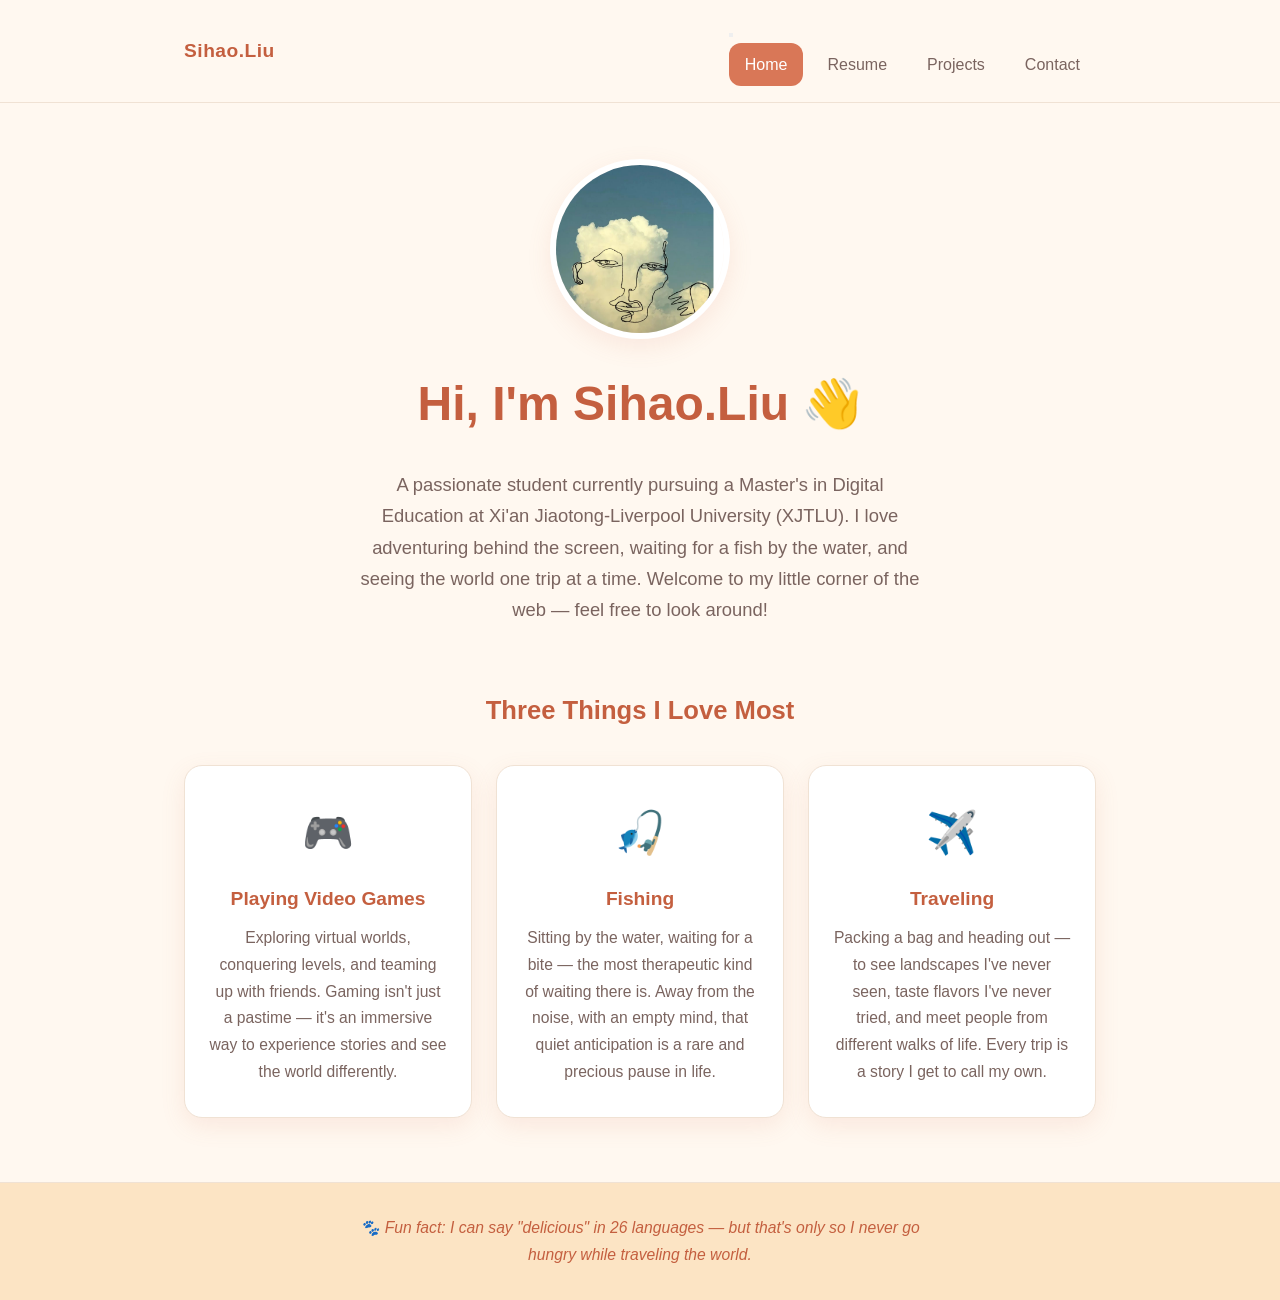
<file: index.html>
<!DOCTYPE html>
<html lang="en">
<head>
  <meta charset="UTF-8" />
  <meta name="viewport" content="width=device-width, initial-scale=1.0" />
  <title>Home · Sihao.Liu</title>
  <link rel="stylesheet" href="styles.css" />
</head>
<body>
  <!-- Navigation -->
  <nav class="navbar">
    <div class="nav-inner">
      <a href="index.html" class="brand">Sihao.Liu</a>
      <div class="nav-actions">
        <button class="theme-toggle" id="themeToggle" aria-label="Toggle dark mode" title="Toggle dark mode">
          <span class="theme-icon"></span>
        </button>
        <button class="nav-toggle" aria-label="Menu" onclick="document.querySelector('.nav-links').classList.toggle('open')">☰</button>
        <ul class="nav-links">
          <li><a href="index.html" class="active">Home</a></li>
          <li><a href="resume.html">Resume</a></li>
          <li><a href="projects.html">Projects</a></li>
          <li><a href="contact.html">Contact</a></li>
        </ul>
      </div>
    </div>
  </nav>

  <!-- Hero -->
  <header class="hero">
    <img class="avatar" src="avatar.jpg" alt="Sihao Liu" />
    <h1>Hi, I'm Sihao.Liu 👋</h1>
    <p class="tagline">
      A passionate student currently pursuing a Master's in Digital Education at Xi'an Jiaotong-Liverpool University (XJTLU).
      I love adventuring behind the screen, waiting for a fish by the water, and seeing the world one trip at a time.
      Welcome to my little corner of the web — feel free to look around!
    </p>
  </header>

  <!-- Three Things I Love -->
  <section class="favorites">
    <h2 class="section-title">Three Things I Love Most</h2>
    <div class="cards">
      <div class="card">
        <div class="card-icon">🎮</div>
        <h3>Playing Video Games</h3>
        <p>Exploring virtual worlds, conquering levels, and teaming up with friends. Gaming isn't just a pastime — it's an immersive way to experience stories and see the world differently.</p>
      </div>
      <div class="card">
        <div class="card-icon">🎣</div>
        <h3>Fishing</h3>
        <p>Sitting by the water, waiting for a bite — the most therapeutic kind of waiting there is. Away from the noise, with an empty mind, that quiet anticipation is a rare and precious pause in life.</p>
      </div>
      <div class="card">
        <div class="card-icon">✈️</div>
        <h3>Traveling</h3>
        <p>Packing a bag and heading out — to see landscapes I've never seen, taste flavors I've never tried, and meet people from different walks of life. Every trip is a story I get to call my own.</p>
      </div>
    </div>
  </section>

  <!-- Footer -->
  <footer class="footer">
    <p class="fun-fact">🐾 Fun fact: I can say "delicious" in 26 languages — but that's only so I never go hungry while traveling the world.</p>
  </footer>
</body>
</html>
</file>
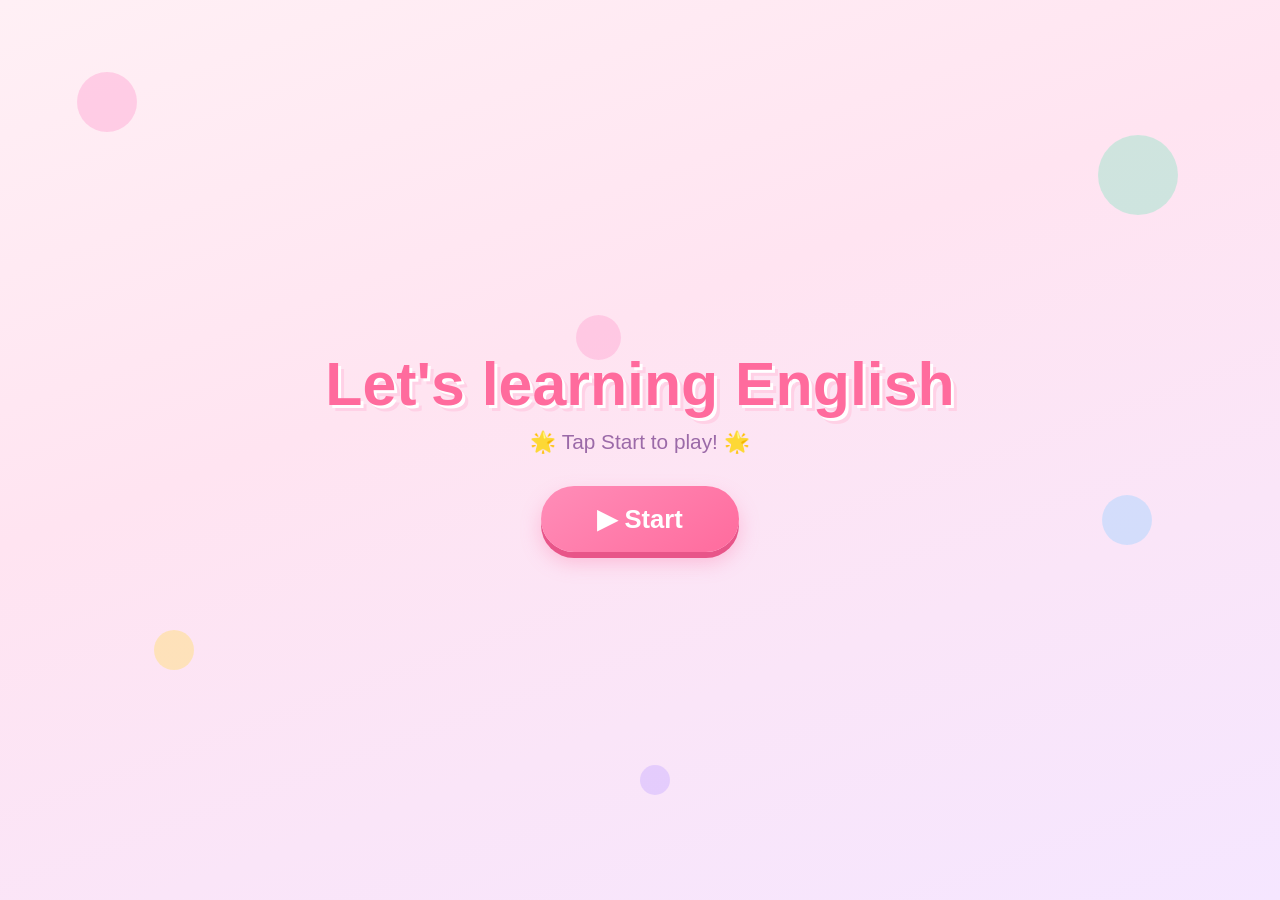
<file: english-app.html>
<!DOCTYPE html>
<html lang="en">
<head>
  <meta charset="UTF-8" />
  <meta name="viewport" content="width=device-width, initial-scale=1.0" />
  <title>Let's learning English ✨</title>
  <style>
    * { margin: 0; padding: 0; box-sizing: border-box; }
    html, body {
      width: 100%; height: 100%;
      font-family: "Comic Sans MS", "Comic Sans", "Chalkboard SE", "Marker Felt",
                   "Comic Neue", -apple-system, BlinkMacSystemFont, sans-serif;
      overflow: hidden;
    }
    body {
      background: linear-gradient(160deg, #FFF0F5 0%, #FFE4F1 40%, #F5E6FF 100%);
      color: #3D3D5C;
      user-select: none;
      -webkit-tap-highlight-color: transparent;
    }

    /* Floating bubble decorations */
    .bubbles span {
      position: absolute;
      border-radius: 50%;
      opacity: 0.55;
      animation: floaty 8s ease-in-out infinite;
      pointer-events: none;
    }
    .bubbles span:nth-child(1) { width: 60px; height: 60px; background: #FFB3D9; top: 8%;  left: 6%;  animation-delay: 0s; }
    .bubbles span:nth-child(2) { width: 40px; height: 40px; background: #FFE08A; top: 70%; left: 12%; animation-delay: 1.2s; }
    .bubbles span:nth-child(3) { width: 80px; height: 80px; background: #A8E6CF; top: 15%; right: 8%; animation-delay: 2.4s; }
    .bubbles span:nth-child(4) { width: 50px; height: 50px; background: #B5D8FF; top: 55%; right: 10%; animation-delay: 3.6s; }
    .bubbles span:nth-child(5) { width: 30px; height: 30px; background: #D4B8FF; top: 85%; left: 50%; animation-delay: 4.8s; }
    .bubbles span:nth-child(6) { width: 45px; height: 45px; background: #FFB3D9; top: 35%; left: 45%; animation-delay: 6s; }

    @keyframes floaty {
      0%, 100% { transform: translateY(0) scale(1); }
      50%      { transform: translateY(-20px) scale(1.05); }
    }

    /* Screen container */
    .screen {
      position: absolute; inset: 0;
      display: none;
      flex-direction: column;
      align-items: center;
      justify-content: center;
      padding: 24px;
      z-index: 2;
    }
    .screen.active { display: flex; animation: popIn 0.5s ease-out; }
    @keyframes popIn {
      from { opacity: 0; transform: scale(0.95); }
      to   { opacity: 1; transform: scale(1); }
    }

    /* Home screen */
    .home-title {
      font-size: clamp(2rem, 6vw, 3.8rem);
      color: #FF6B9D;
      text-align: center;
      line-height: 1.2;
      margin-bottom: 10px;
      text-shadow: 3px 3px 0 #fff, 6px 6px 0 #FFD1E6;
    }
    .home-sub {
      font-size: clamp(1rem, 2.5vw, 1.3rem);
      color: #9B6AA8;
      margin-bottom: 32px;
    }
    .start-btn {
      font-family: inherit;
      font-size: clamp(1.2rem, 3.5vw, 1.6rem);
      font-weight: bold;
      padding: 18px 56px;
      background: linear-gradient(145deg, #FF8DB8, #FF6B9D);
      color: #fff;
      border: none;
      border-radius: 50px;
      cursor: pointer;
      box-shadow: 0 6px 0 #E85589, 0 10px 20px rgba(255,107,157,0.35);
      transition: transform 0.1s, box-shadow 0.1s;
    }
    .start-btn:hover { transform: translateY(-2px); box-shadow: 0 8px 0 #E85589, 0 14px 24px rgba(255,107,157,0.4); }
    .start-btn:active { transform: translateY(4px); box-shadow: 0 2px 0 #E85589, 0 4px 10px rgba(255,107,157,0.3); }

    /* Question screen */
    .q-counter {
      font-size: clamp(0.9rem, 2.5vw, 1.1rem);
      color: #9B6AA8;
      margin-bottom: 8px;
      background: #fff;
      padding: 6px 20px;
      border-radius: 999px;
      box-shadow: 0 3px 0 #E9D6F2;
    }
    .q-prompt {
      font-size: clamp(1.3rem, 3.5vw, 1.8rem);
      color: #5A3D7A;
      margin-bottom: 20px;
      font-weight: bold;
    }
    .q-image {
      width: min(260px, 60vw);
      height: min(260px, 60vw);
      object-fit: cover;
      border-radius: 28px;
      background: #fff;
      border: 5px solid #fff;
      box-shadow: 0 10px 0 #FFD1E6, 0 18px 36px rgba(255,107,157,0.25);
      margin-bottom: 28px;
    }
    .options {
      display: grid;
      grid-template-columns: 1fr 1fr;
      gap: 14px;
      width: min(420px, 92vw);
    }
    .opt-btn {
      font-family: inherit;
      font-size: clamp(1.05rem, 3vw, 1.35rem);
      font-weight: bold;
      padding: 16px 10px;
      border: none;
      border-radius: 22px;
      background: linear-gradient(145deg, #FFF5CC, #FFE68A);
      color: #7A5A00;
      cursor: pointer;
      box-shadow: 0 4px 0 #E6C235;
      transition: transform 0.1s, box-shadow 0.1s, background 0.2s, color 0.2s;
      position: relative;
      min-height: 56px;
    }
    .opt-btn:hover:not(:disabled) { transform: translateY(-1px); }
    .opt-btn:active:not(:disabled) { transform: translateY(3px); box-shadow: 0 1px 0 #E6C235; }

    .opt-btn.wrong {
      background: linear-gradient(145deg, #FFC4C4, #FF8A8A) !important;
      color: #7A1A1A !important;
      box-shadow: 0 4px 0 #D94848 !important;
      cursor: not-allowed;
    }
    .opt-btn.wrong::after {
      content: "✗";
      position: absolute;
      right: 12px;
      top: 50%; transform: translateY(-50%);
      font-size: 1.3em;
      color: #C02020;
      animation: shake 0.4s;
    }
    @keyframes shake {
      0%,100% { transform: translateY(-50%) translateX(0); }
      25% { transform: translateY(-50%) translateX(-6px); }
      75% { transform: translateY(-50%) translateX(6px); }
    }
    .opt-btn.correct {
      background: linear-gradient(145deg, #B8F0D0, #6AD99B) !important;
      color: #1A5A3A !important;
      box-shadow: 0 4px 0 #3BA86A !important;
      cursor: default;
      animation: correctPop 0.5s ease-out;
    }
    .opt-btn.correct::after {
      content: "✓";
      position: absolute;
      right: 12px;
      top: 50%; transform: translateY(-50%);
      font-size: 1.3em;
      color: #1A7A3A;
    }
    @keyframes correctPop {
      0%   { transform: scale(1); }
      50%  { transform: scale(1.08); }
      100% { transform: scale(1); }
    }

    /* Victory screen */
    .victory-title {
      font-size: clamp(2rem, 6vw, 4rem);
      color: #FF6B9D;
      text-align: center;
      text-shadow: 3px 3px 0 #fff, 6px 6px 0 #FFD1E6;
      margin-bottom: 12px;
      animation: wiggle 1s ease-in-out infinite;
    }
    @keyframes wiggle {
      0%,100% { transform: rotate(-2deg); }
      50%     { transform: rotate(2deg); }
    }
    .victory-sub {
      font-size: clamp(1.1rem, 3vw, 1.5rem);
      color: #7A5A9A;
      margin-bottom: 28px;
      text-align: center;
    }
    .stars {
      font-size: clamp(2rem, 5vw, 3rem);
      letter-spacing: 10px;
      margin-bottom: 28px;
      animation: sparkle 1.2s ease-in-out infinite;
    }
    @keyframes sparkle {
      0%,100% { opacity: 1; transform: scale(1); }
      50%     { opacity: 0.7; transform: scale(1.1); }
    }
    .replay-btn {
      font-family: inherit;
      font-size: clamp(1.1rem, 3vw, 1.4rem);
      font-weight: bold;
      padding: 14px 44px;
      background: linear-gradient(145deg, #A8E6CF, #6AD99B);
      color: #fff;
      border: none;
      border-radius: 50px;
      cursor: pointer;
      box-shadow: 0 5px 0 #3BA86A;
    }
    .replay-btn:active { transform: translateY(3px); box-shadow: 0 2px 0 #3BA86A; }

    @media (max-width: 400px) {
      .options { gap: 10px; }
      .opt-btn { padding: 14px 8px; min-height: 52px; }
    }
  </style>
</head>
<body>
  <div class="bubbles"><span></span><span></span><span></span><span></span><span></span><span></span></div>

  <!-- HOME -->
  <section class="screen active" data-screen="home">
    <h1 class="home-title">Let's learning English</h1>
    <p class="home-sub">🌟 Tap Start to play! 🌟</p>
    <button class="start-btn" onclick="Game.start()">▶ Start</button>
  </section>

  <!-- QUESTION 1 -->
  <section class="screen" data-screen="q1">
    <div class="q-counter">Question 1 / 3</div>
    <div class="q-prompt">What is this? 🍎</div>
    <img class="q-image" src="1.jpg" alt="Question 1" />
    <div class="options">
      <button class="opt-btn" data-answer="apple">apple</button>
      <button class="opt-btn" data-answer="banana">banana</button>
      <button class="opt-btn" data-answer="pear">pear</button>
      <button class="opt-btn" data-answer="grape">grape</button>
    </div>
  </section>

  <!-- QUESTION 2 -->
  <section class="screen" data-screen="q2">
    <div class="q-counter">Question 2 / 3</div>
    <div class="q-prompt">What is this? 🐶</div>
    <img class="q-image" src="2.jpg" alt="Question 2" />
    <div class="options">
      <button class="opt-btn" data-answer="cat">cat</button>
      <button class="opt-btn" data-answer="dog">dog</button>
      <button class="opt-btn" data-answer="mouse">mouse</button>
      <button class="opt-btn" data-answer="bird">bird</button>
    </div>
  </section>

  <!-- QUESTION 3 -->
  <section class="screen" data-screen="q3">
    <div class="q-counter">Question 3 / 3</div>
    <div class="q-prompt">What is this? 👁️</div>
    <img class="q-image" src="3.jpg" alt="Question 3" />
    <div class="options">
      <button class="opt-btn" data-answer="hand">hand</button>
      <button class="opt-btn" data-answer="foot">foot</button>
      <button class="opt-btn" data-answer="eye">eye</button>
      <button class="opt-btn" data-answer="nose">nose</button>
    </div>
  </section>

  <!-- VICTORY -->
  <section class="screen" data-screen="victory">
    <h1 class="victory-title">You did it! 🎉</h1>
    <div class="stars">⭐ ⭐ ⭐</div>
    <p class="victory-sub">Great job! You know all the words! 💖</p>
    <button class="replay-btn" onclick="Game.restart()">🔄 Play Again</button>
  </section>

<script>
  const Game = {
    currentQ: 0,
    questions: [
      { name: "q1", correct: "apple" },
      { name: "q2", correct: "dog"   },
      { name: "q3", correct: "eye"   },
    ],

    show(name) {
      document.querySelectorAll(".screen").forEach(s => s.classList.remove("active"));
      const target = document.querySelector(`[data-screen="${name}"]`);
      if (target) target.classList.add("active");
    },

    start() {
      this.currentQ = 0;
      this.bindQuestion("q1");
      this.show("q1");
    },

    bindQuestion(name) {
      const screen = document.querySelector(`[data-screen="${name}"]`);
      const q = this.questions.find(q => q.name === name);
      const buttons = screen.querySelectorAll(".opt-btn");
      buttons.forEach(b => {
        b.classList.remove("wrong", "correct");
        b.disabled = false;
        b.onclick = () => this.handleAnswer(b, q.correct, buttons);
      });
    },

    handleAnswer(btn, correctAnswer, buttons) {
      if (btn.dataset.answer === correctAnswer) {
        btn.classList.add("correct");
        btn.disabled = true;
        buttons.forEach(b => { if (b !== btn) b.disabled = true; });
        // advance after a short celebration
        setTimeout(() => {
          this.currentQ++;
          if (this.currentQ < this.questions.length) {
            const next = this.questions[this.currentQ].name;
            this.bindQuestion(next);
            this.show(next);
          } else {
            this.show("victory");
          }
        }, 900);
      } else {
        btn.classList.add("wrong");
        btn.disabled = true;
      }
    },

    restart() { this.start(); },
  };
</script>
</body>
</html>
</file>
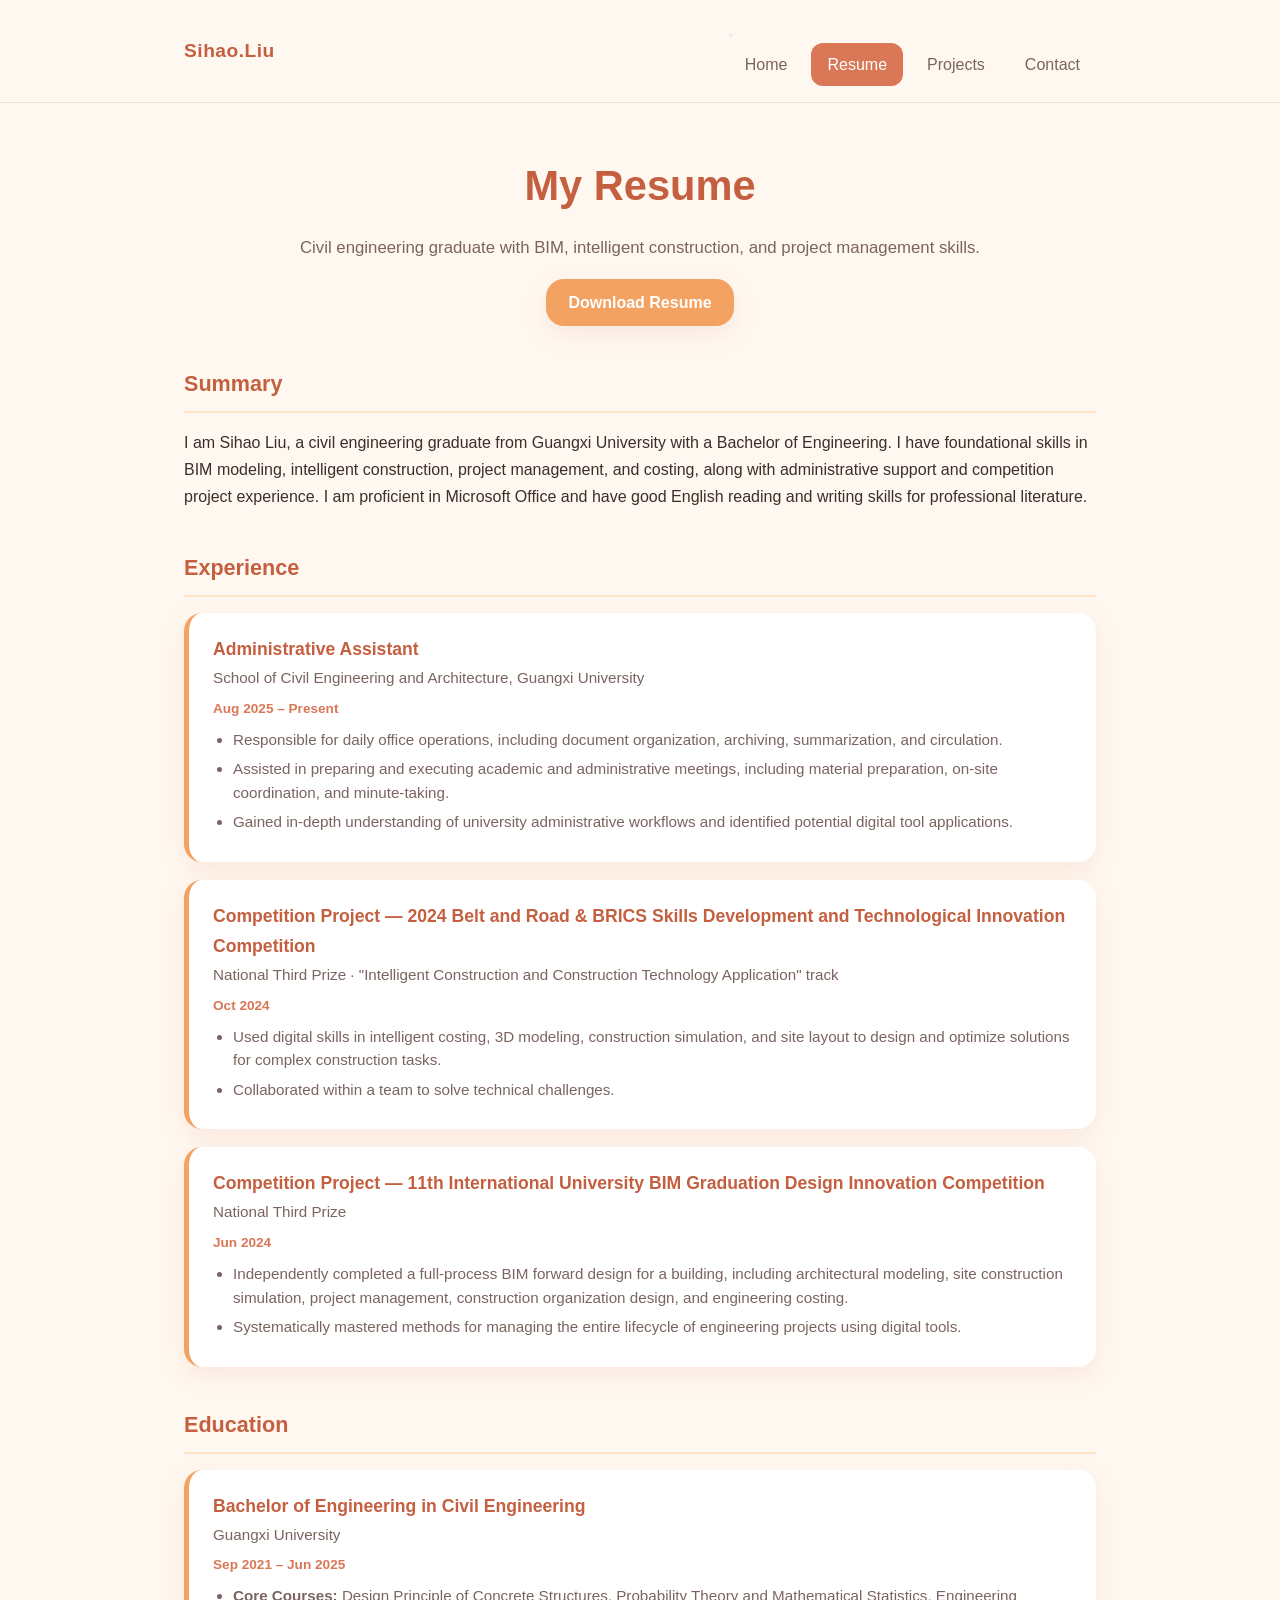
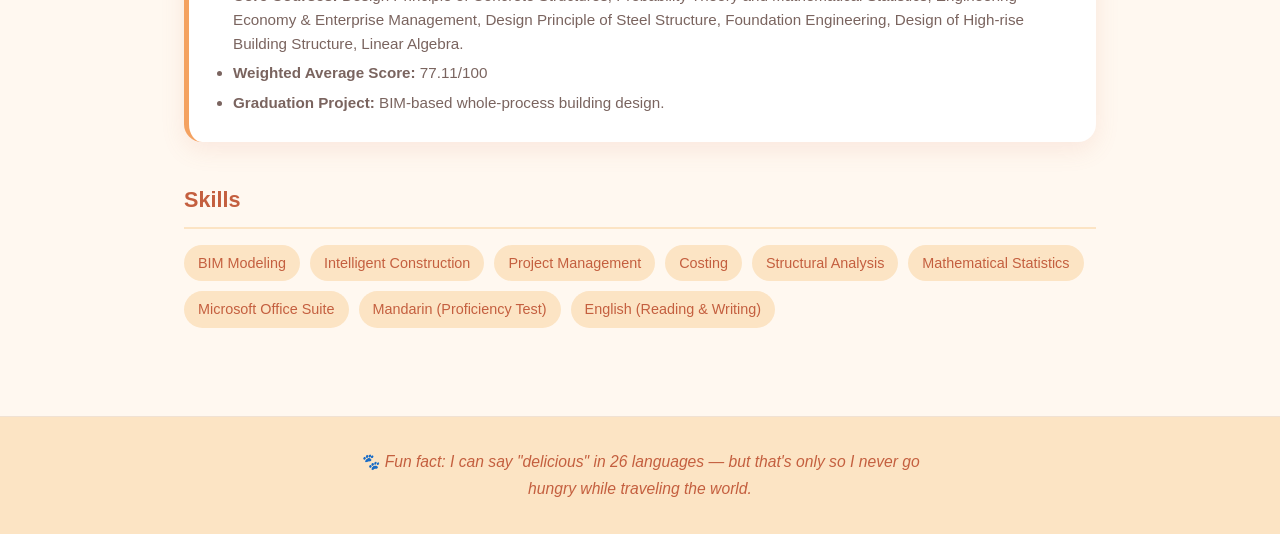
<file: resume.html>
<!DOCTYPE html>
<html lang="en">
<head>
  <meta charset="UTF-8" />
  <meta name="viewport" content="width=device-width, initial-scale=1.0" />
  <title>Resume · Sihao.Liu</title>
  <link rel="stylesheet" href="styles.css" />
</head>
<body>
  <!-- Navigation -->
  <nav class="navbar">
    <div class="nav-inner">
      <a href="index.html" class="brand">Sihao.Liu</a>
      <div class="nav-actions">
        <button class="theme-toggle" id="themeToggle" aria-label="Toggle dark mode" title="Toggle dark mode">
          <span class="theme-icon"></span>
        </button>
        <button class="nav-toggle" aria-label="Menu" onclick="document.querySelector('.nav-links').classList.toggle('open')">☰</button>
        <ul class="nav-links">
          <li><a href="index.html">Home</a></li>
          <li><a href="resume.html" class="active">Resume</a></li>
          <li><a href="projects.html">Projects</a></li>
          <li><a href="contact.html">Contact</a></li>
        </ul>
      </div>
    </div>
  </nav>

  <main class="container">
    <header class="page-header">
      <h1>My Resume</h1>
      <p>Civil engineering graduate with BIM, intelligent construction, and project management skills.</p>
      <a class="btn" href="CV.pdf" download style="display:inline-block;margin-top:16px;padding:10px 22px;background:var(--accent);color:#fff;border-radius:var(--radius);text-decoration:none;font-weight:600;box-shadow:var(--shadow);">Download Resume</a>
    </header>

    <!-- Summary -->
    <section class="resume-section">
      <h2>Summary</h2>
      <p>I am Sihao Liu, a civil engineering graduate from Guangxi University with a Bachelor of Engineering. I have foundational skills in BIM modeling, intelligent construction, project management, and costing, along with administrative support and competition project experience. I am proficient in Microsoft Office and have good English reading and writing skills for professional literature.</p>
    </section>

    <!-- Experience -->
    <section class="resume-section">
      <h2>Experience</h2>
      <div class="timeline">
        <div class="timeline-item">
          <div class="role">Administrative Assistant</div>
          <div class="org">School of Civil Engineering and Architecture, Guangxi University</div>
          <div class="period">Aug 2025 – Present</div>
          <ul>
            <li>Responsible for daily office operations, including document organization, archiving, summarization, and circulation.</li>
            <li>Assisted in preparing and executing academic and administrative meetings, including material preparation, on-site coordination, and minute-taking.</li>
            <li>Gained in-depth understanding of university administrative workflows and identified potential digital tool applications.</li>
          </ul>
        </div>
        <div class="timeline-item">
          <div class="role">Competition Project — 2024 Belt and Road & BRICS Skills Development and Technological Innovation Competition</div>
          <div class="org">National Third Prize · "Intelligent Construction and Construction Technology Application" track</div>
          <div class="period">Oct 2024</div>
          <ul>
            <li>Used digital skills in intelligent costing, 3D modeling, construction simulation, and site layout to design and optimize solutions for complex construction tasks.</li>
            <li>Collaborated within a team to solve technical challenges.</li>
          </ul>
        </div>
        <div class="timeline-item">
          <div class="role">Competition Project — 11th International University BIM Graduation Design Innovation Competition</div>
          <div class="org">National Third Prize</div>
          <div class="period">Jun 2024</div>
          <ul>
            <li>Independently completed a full-process BIM forward design for a building, including architectural modeling, site construction simulation, project management, construction organization design, and engineering costing.</li>
            <li>Systematically mastered methods for managing the entire lifecycle of engineering projects using digital tools.</li>
          </ul>
        </div>
      </div>
    </section>

    <!-- Education -->
    <section class="resume-section">
      <h2>Education</h2>
      <div class="timeline">
        <div class="timeline-item">
          <div class="role">Bachelor of Engineering in Civil Engineering</div>
          <div class="org">Guangxi University</div>
          <div class="period">Sep 2021 – Jun 2025</div>
          <ul>
            <li><strong>Core Courses:</strong> Design Principle of Concrete Structures, Probability Theory and Mathematical Statistics, Engineering Economy & Enterprise Management, Design Principle of Steel Structure, Foundation Engineering, Design of High-rise Building Structure, Linear Algebra.</li>
            <li><strong>Weighted Average Score:</strong> 77.11/100</li>
            <li><strong>Graduation Project:</strong> BIM-based whole-process building design.</li>
          </ul>
        </div>
      </div>
    </section>

    <!-- Skills -->
    <section class="resume-section">
      <h2>Skills</h2>
      <div class="skill-tags">
        <span class="skill-tag">BIM Modeling</span>
        <span class="skill-tag">Intelligent Construction</span>
        <span class="skill-tag">Project Management</span>
        <span class="skill-tag">Costing</span>
        <span class="skill-tag">Structural Analysis</span>
        <span class="skill-tag">Mathematical Statistics</span>
        <span class="skill-tag">Microsoft Office Suite</span>
        <span class="skill-tag">Mandarin (Proficiency Test)</span>
        <span class="skill-tag">English (Reading & Writing)</span>
      </div>
    </section>
  </main>

  <!-- Footer -->
  <footer class="footer">
    <p class="fun-fact">🐾 Fun fact: I can say "delicious" in 26 languages — but that's only so I never go hungry while traveling the world.</p>
  </footer>
</body>
</html>
</file>
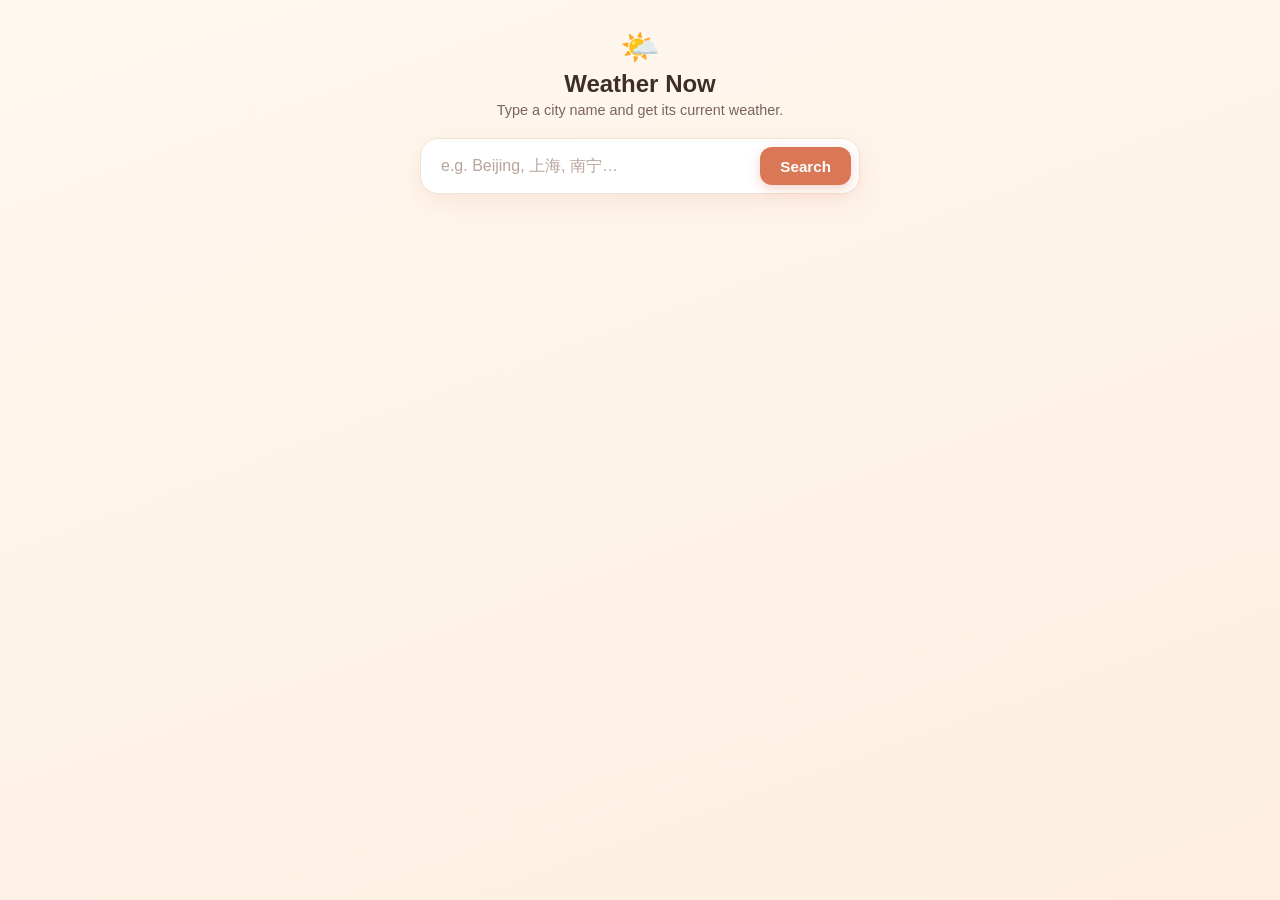
<file: weather-app.html>
<!DOCTYPE html>
<html lang="en">
<head>
  <meta charset="UTF-8" />
  <meta name="viewport" content="width=device-width, initial-scale=1.0, viewport-fit=cover" />
  <title>Weather Now · Sihao.Liu</title>
  <style>
    * { margin: 0; padding: 0; box-sizing: border-box; }
    body {
      font-family: -apple-system, BlinkMacSystemFont, "Segoe UI", "PingFang SC", "Microsoft YaHei", sans-serif;
      background: linear-gradient(160deg, #fff8f0 0%, #fdeee0 100%);
      color: #3d2e2a;
      min-height: 100vh;
      padding: 28px 16px 40px;
      -webkit-tap-highlight-color: transparent;
    }
    .app { max-width: 440px; margin: 0 auto; }

    header { text-align: center; margin-bottom: 20px; }
    header .logo { font-size: 2rem; }
    header h1 { font-size: 1.5rem; font-weight: 700; margin-top: 4px; }
    header p { color: #7a645f; font-size: 0.9rem; margin-top: 4px; }

    .search-row {
      display: flex;
      gap: 8px;
      background: #fff;
      border: 1px solid #f0e2d4;
      border-radius: 18px;
      padding: 8px;
      box-shadow: 0 8px 24px rgba(217, 119, 87, 0.12);
    }
    #cityInput {
      flex: 1;
      min-width: 0;
      border: none;
      outline: none;
      background: transparent;
      font-size: 1rem;
      padding: 10px 12px;
      color: #3d2e2a;
    }
    #cityInput::placeholder { color: #b8a49d; }
    #searchBtn {
      border: none;
      border-radius: 12px;
      background: #d97757;
      color: #fff;
      font-size: 0.95rem;
      font-weight: 600;
      padding: 10px 20px;
      cursor: pointer;
      transition: background 0.2s, transform 0.1s;
      box-shadow: 0 4px 12px rgba(217, 119, 87, 0.3);
    }
    #searchBtn:hover { background: #c45f3f; }
    #searchBtn:active { transform: scale(0.96); }

    .status {
      text-align: center;
      color: #7a645f;
      font-size: 0.95rem;
      padding: 22px 12px;
    }
    .status.error { color: #c0392b; }
    .status.hidden { display: none; }
    .loading-dots::after {
      content: "";
      animation: dots 1.2s steps(4, end) infinite;
    }
    @keyframes dots {
      0% { content: ""; }
      25% { content: "."; }
      50% { content: ".."; }
      75% { content: "..."; }
    }

    .result-card {
      display: none;
      margin-top: 20px;
      background: #fff;
      border: 1px solid #f0e2d4;
      border-radius: 18px;
      box-shadow: 0 8px 24px rgba(217, 119, 87, 0.12);
      padding: 28px 22px;
      text-align: center;
      animation: pop 0.35s ease;
    }
    .result-card.show { display: block; }
    @keyframes pop {
      from { opacity: 0; transform: translateY(10px); }
      to { opacity: 1; transform: translateY(0); }
    }
    .weather-icon { font-size: 3.4rem; line-height: 1; }
    .city-name { font-size: 1.3rem; font-weight: 700; margin-top: 10px; }
    .temp { font-size: 3rem; font-weight: 700; color: #d97757; margin-top: 6px; }
    .temp sup { font-size: 1.4rem; }
    .condition { color: #7a645f; font-size: 1.05rem; margin-top: 4px; }

    .details {
      display: grid;
      grid-template-columns: repeat(3, 1fr);
      gap: 10px;
      margin-top: 22px;
      border-top: 1px solid #f0e2d4;
      padding-top: 18px;
    }
    .detail .label { font-size: 0.75rem; color: #b8a49d; }
    .detail .value { font-size: 0.95rem; font-weight: 600; color: #3d2e2a; margin-top: 3px; }
    .report-time { margin-top: 16px; font-size: 0.78rem; color: #b8a49d; }

    @media (max-width: 480px) {
      body { padding: 20px 12px 32px; }
      #searchBtn { padding: 10px 16px; }
    }
  </style>
</head>
<body>
  <div class="app">
    <header>
      <div class="logo">🌤️</div>
      <h1>Weather Now</h1>
      <p>Type a city name and get its current weather.</p>
    </header>

    <div class="search-row">
      <input id="cityInput" type="text" placeholder="e.g. Beijing, 上海, 南宁…" autocomplete="off" />
      <button id="searchBtn" type="button">Search</button>
    </div>

    <div id="status" class="status hidden"></div>

    <div id="resultCard" class="result-card">
      <div id="weatherIcon" class="weather-icon">☀️</div>
      <div id="cityName" class="city-name"></div>
      <div id="temp" class="temp"></div>
      <div id="condition" class="condition"></div>
      <div class="details">
        <div class="detail">
          <div class="label">Humidity</div>
          <div id="humidity" class="value"></div>
        </div>
        <div class="detail">
          <div class="label">Wind</div>
          <div id="wind" class="value"></div>
        </div>
        <div class="detail">
          <div class="label">Report</div>
          <div id="reportTime" class="value"></div>
        </div>
      </div>
      <div id="reportNote" class="report-time"></div>
    </div>
  </div>

  <script>
    (function () {
      var API = "https://uapis.cn/api/v1/misc/weather";

      var input = document.getElementById("cityInput");
      var btn = document.getElementById("searchBtn");
      var status = document.getElementById("status");
      var card = document.getElementById("resultCard");

      // Map the numeric weather_icon code (AMap/QWeather icon set) to an emoji
      function iconFor(code) {
        var n = parseInt(code, 10);
        if (isNaN(n)) return "🌈";
        if (n === 100) return "☀️";            // 晴
        if (n >= 150 && n <= 153) return "🌙"; // 晴(夜)
        if (n >= 101 && n <= 103) return "⛅"; // 多云/少云
        if (n === 104) return "☁️";            // 阴
        if (n >= 200 && n <= 213) return "💨"; // 风
        if (n === 302 || n === 303 || n === 304) return "⛈️"; // 雷
        if (n >= 300 && n <= 399) return "🌧️"; // 各类雨
        if (n >= 400 && n <= 499) return "🌨️"; // 各类雪
        if (n === 503 || n === 507 || n === 508) return "🌪️"; // 沙尘暴
        if (n >= 500 && n <= 599) return "🌫️"; // 雾/霾
        if (n === 900) return "🔥";            // 热
        if (n === 901) return "🥶";            // 冷
        return "🌈";                           // 未知
      }

      function showStatus(msg, isError, isLoading) {
        card.classList.remove("show");
        status.textContent = msg;
        status.classList.remove("hidden");
        status.classList.toggle("error", !!isError);
        status.classList.toggle("loading-dots", !!isLoading);
      }

      function showResult(data) {
        status.classList.add("hidden");
        document.getElementById("weatherIcon").textContent = iconFor(data.weather_icon);
        document.getElementById("cityName").textContent = data.city + (data.province && data.province !== data.city ? " · " + data.province : "");
        document.getElementById("temp").innerHTML = data.temperature + "<sup>°C</sup>";
        document.getElementById("condition").textContent = data.weather;
        document.getElementById("humidity").textContent = data.humidity + "%";
        document.getElementById("wind").textContent = data.wind_direction + " " + data.wind_power;
        document.getElementById("reportTime").textContent = "Live";
        document.getElementById("reportNote").textContent = data.report_time || "";
        card.classList.add("show");
      }

      function search() {
        var city = input.value.trim();
        if (!city) {
          showStatus("Enter a city first.", true, false);
          return;
        }
        showStatus("Loading", false, true);
        btn.disabled = true;

        var url = API + "?city=" + encodeURIComponent(city);
        console.log("[Weather] Request:", url);

        fetch(url)
          .then(function (res) {
            console.log("[Weather] HTTP status:", res.status, res.statusText);
            return res.json().then(function (data) {
              return { ok: res.ok, status: res.status, data: data };
            });
          })
          .then(function (result) {
            console.log("[Weather] Raw API response:", result.data);
            var data = result.data;

            if (!result.ok) {
              // HTTP-level error (4xx / 5xx) — not a "city not found" case
              showStatus("The weather service returned an error (HTTP " + result.status + ") — try again later.", true, false);
              return;
            }
            if (data.error === "LOCATION_NOT_FOUND") {
              showStatus("Couldn't find that city — check the spelling.", true, false);
              return;
            }
            if (data.error) {
              // Other API-side errors (rate limit, bad request, etc.)
              showStatus("The weather service reported: " + data.error + " — try again later.", true, false);
              return;
            }
            if (!data.city || data.temperature == null) {
              showStatus("The weather service returned no data — try again later.", true, false);
              return;
            }
            showResult(data);
          })
          .catch(function (err) {
            // fetch() itself rejected: offline, DNS failure, CORS block,
            // or the request was blocked by an ad blocker / extension
            console.error("[Weather] Fetch failed:", err);
            var msg;
            if (location.protocol === "file:") {
              // The weather API does not allow CORS requests from file:// pages
              // (Origin: null). The page must be served over http(s).
              msg = "This page was opened as a local file (file://), which the weather API blocks. Please open it through a local server instead — e.g. the VS Code \"Live Server\" extension (right-click the HTML file → Open with Live Server).";
            } else {
              msg = "Network error — the request never reached the weather service. Check your connection, or disable any ad blocker for this page.";
            }
            showStatus(msg, true, false);
          })
          .finally(function () {
            btn.disabled = false;
          });
      }

      btn.addEventListener("click", search);
      input.addEventListener("keydown", function (e) {
        if (e.key === "Enter") search();
      });
      input.focus();
    })();
  </script>
</body>
</html>
</file>
<file: styles.css>
/* ===========================
   个人网站共享样式
   温暖配色 · 圆角 · 现代响应式
   =========================== */

:root {
  --bg: #fff8f0;
  --bg-card: #ffffff;
  --primary: #d97757;
  --primary-dark: #c45f3f;
  --accent: #f4a261;
  --accent-soft: #fce4c4;
  --text: #3d2e2a;
  --text-soft: #7a645f;
  --border: #f0e2d4;
  --shadow: 0 8px 24px rgba(217, 119, 87, 0.12);
  --radius: 18px;
  --radius-sm: 12px;
  --radius-lg: 28px;
  --max-width: 960px;
}

* {
  margin: 0;
  padding: 0;
  box-sizing: border-box;
}

html {
  scroll-behavior: smooth;
}

body {
  font-family: -apple-system, BlinkMacSystemFont, "Segoe UI", Roboto, Helvetica, Arial, sans-serif;
  background: var(--bg);
  color: var(--text);
  line-height: 1.7;
  -webkit-font-smoothing: antialiased;
}

a {
  color: var(--primary-dark);
  text-decoration: none;
  transition: color 0.2s ease;
}

a:hover {
  color: var(--primary);
}

img {
  max-width: 100%;
  display: block;
}

/* ===== 导航栏 ===== */
.navbar {
  position: sticky;
  top: 0;
  z-index: 50;
  background: rgba(255, 248, 240, 0.92);
  backdrop-filter: blur(10px);
  border-bottom: 1px solid var(--border);
}

.nav-inner {
  max-width: var(--max-width);
  margin: 0 auto;
  padding: 16px 24px;
  display: flex;
  align-items: center;
  justify-content: space-between;
  gap: 16px;
}

.brand {
  font-weight: 700;
  font-size: 1.2rem;
  color: var(--primary-dark);
  letter-spacing: 0.5px;
}

.nav-links {
  display: flex;
  gap: 8px;
  list-style: none;
}

.nav-links a {
  display: inline-block;
  padding: 8px 16px;
  border-radius: var(--radius-sm);
  color: var(--text-soft);
  font-weight: 500;
  transition: all 0.2s ease;
}

.nav-links a:hover {
  background: var(--accent-soft);
  color: var(--primary-dark);
}

.nav-links a.active {
  background: var(--primary);
  color: #fff;
}

.nav-toggle {
  display: none;
  background: none;
  border: none;
  font-size: 1.6rem;
  color: var(--primary-dark);
  cursor: pointer;
  padding: 4px 8px;
}

/* ===== 容器 ===== */
.container {
  max-width: var(--max-width);
  margin: 0 auto;
  padding: 48px 24px;
}

.page-header {
  text-align: center;
  margin-bottom: 40px;
}

.page-header h1 {
  font-size: clamp(1.8rem, 4vw, 2.6rem);
  color: var(--primary-dark);
  margin-bottom: 12px;
}

.page-header p {
  color: var(--text-soft);
  font-size: 1.05rem;
}

/* ===== 首页英雄区 ===== */
.hero {
  display: flex;
  flex-direction: column;
  align-items: center;
  text-align: center;
  gap: 24px;
  padding: 56px 24px 40px;
}

.avatar {
  width: 180px;
  height: 180px;
  border-radius: 50%;
  object-fit: cover;
  border: 6px solid #fff;
  box-shadow: var(--shadow);
  background: var(--accent-soft);
}

.hero h1 {
  font-size: clamp(2rem, 5vw, 3rem);
  color: var(--primary-dark);
}

.hero .tagline {
  font-size: 1.15rem;
  color: var(--text-soft);
  max-width: 560px;
}

/* ===== 三件喜欢的事 ===== */
.favorites {
  max-width: var(--max-width);
  margin: 0 auto;
  padding: 24px 24px 64px;
}

.section-title {
  text-align: center;
  font-size: 1.6rem;
  color: var(--primary-dark);
  margin-bottom: 32px;
}

.cards {
  display: grid;
  grid-template-columns: repeat(3, 1fr);
  gap: 24px;
}

.card {
  background: var(--bg-card);
  border-radius: var(--radius);
  padding: 32px 24px;
  box-shadow: var(--shadow);
  text-align: center;
  transition: transform 0.25s ease;
  border: 1px solid var(--border);
}

.card:hover {
  transform: translateY(-6px);
}

.card-icon {
  font-size: 2.6rem;
  margin-bottom: 14px;
}

.card h3 {
  color: var(--primary-dark);
  margin-bottom: 10px;
  font-size: 1.2rem;
}

.card p {
  color: var(--text-soft);
  font-size: 0.98rem;
}

/* ===== 简历页 ===== */
.resume-section {
  margin-bottom: 40px;
}

.resume-section h2 {
  color: var(--primary-dark);
  font-size: 1.35rem;
  margin-bottom: 16px;
  padding-bottom: 8px;
  border-bottom: 2px solid var(--accent-soft);
}

.timeline {
  display: flex;
  flex-direction: column;
  gap: 18px;
}

.timeline-item {
  background: var(--bg-card);
  border-radius: var(--radius);
  padding: 22px 24px;
  box-shadow: var(--shadow);
  border-left: 5px solid var(--accent);
}

.timeline-item .role {
  font-weight: 700;
  color: var(--primary-dark);
  font-size: 1.1rem;
}

.timeline-item .org {
  color: var(--text-soft);
  font-size: 0.95rem;
  margin-bottom: 6px;
}

.timeline-item .period {
  font-size: 0.85rem;
  color: var(--primary);
  margin-bottom: 8px;
  font-weight: 600;
}

.timeline-item ul {
  margin: 6px 0 0;
  padding-left: 20px;
}

.timeline-item ul li {
  margin-bottom: 6px;
  font-size: 0.95rem;
  line-height: 1.55;
  color: var(--text-soft);
}

.timeline-item p {
  margin: 6px 0 0;
  line-height: 1.55;
  color: var(--text-soft);
}

.skill-tags {
  display: flex;
  flex-wrap: wrap;
  gap: 10px;
}

.skill-tag {
  background: var(--accent-soft);
  color: var(--primary-dark);
  padding: 6px 14px;
  border-radius: 999px;
  font-size: 0.9rem;
  font-weight: 500;
}

/* ===== 项目页 ===== */
.project-grid {
  display: grid;
  grid-template-columns: repeat(2, 1fr);
  gap: 24px;
}

.project-card {
  background: var(--bg-card);
  border-radius: var(--radius);
  overflow: hidden;
  box-shadow: var(--shadow);
  border: 1px solid var(--border);
  transition: transform 0.25s ease;
  display: flex;
  flex-direction: column;
}

.project-card:hover {
  transform: translateY(-6px);
}

.project-thumb {
  height: 160px;
  background: linear-gradient(135deg, var(--accent), var(--primary));
  display: flex;
  align-items: center;
  justify-content: center;
  font-size: 2.4rem;
}

.project-body {
  padding: 22px 24px;
  flex: 1;
  display: flex;
  flex-direction: column;
}

.project-body h3 {
  color: var(--primary-dark);
  margin-bottom: 8px;
  font-size: 1.2rem;
}

.project-body p {
  color: var(--text-soft);
  font-size: 0.96rem;
  margin-bottom: 14px;
  flex: 1;
}

.project-body .links {
  display: flex;
  gap: 12px;
}

.project-body .links a {
  font-size: 0.9rem;
  font-weight: 600;
  padding: 6px 14px;
  border-radius: 999px;
  background: var(--accent-soft);
  color: var(--primary-dark);
}

.project-body .links a:hover {
  background: var(--primary);
  color: #fff;
}

/* ===== 联系页 ===== */
.contact-grid {
  display: grid;
  grid-template-columns: repeat(2, 1fr);
  gap: 20px;
  max-width: 680px;
  margin: 0 auto;
}

.contact-card {
  background: var(--bg-card);
  border-radius: var(--radius);
  padding: 28px 24px;
  text-align: center;
  box-shadow: var(--shadow);
  border: 1px solid var(--border);
  transition: transform 0.25s ease;
}

.contact-card:hover {
  transform: translateY(-4px);
}

.contact-card .icon {
  font-size: 2rem;
  margin-bottom: 10px;
}

.contact-card h3 {
  color: var(--primary-dark);
  margin-bottom: 6px;
}

.contact-card p {
  color: var(--text-soft);
  font-size: 0.95rem;
  word-break: break-all;
}

.contact-form {
  max-width: 680px;
  margin: 40px auto 0;
  background: var(--bg-card);
  border-radius: var(--radius-lg);
  padding: 32px;
  box-shadow: var(--shadow);
  border: 1px solid var(--border);
}

.form-group {
  margin-bottom: 18px;
}

.form-group label {
  display: block;
  margin-bottom: 6px;
  font-weight: 600;
  color: var(--primary-dark);
  font-size: 0.95rem;
}

.form-group input,
.form-group textarea {
  width: 100%;
  padding: 12px 14px;
  border: 1.5px solid var(--border);
  border-radius: var(--radius-sm);
  font-size: 1rem;
  font-family: inherit;
  background: var(--bg);
  color: var(--text);
  transition: border 0.2s ease;
}

.form-group input:focus,
.form-group textarea:focus {
  outline: none;
  border-color: var(--primary);
}

.form-group textarea {
  resize: vertical;
  min-height: 120px;
}

.btn {
  display: inline-block;
  background: var(--primary);
  color: #fff;
  border: none;
  padding: 12px 28px;
  border-radius: 999px;
  font-size: 1rem;
  font-weight: 600;
  cursor: pointer;
  transition: all 0.2s ease;
  font-family: inherit;
}

.btn:hover {
  background: var(--primary-dark);
  transform: translateY(-2px);
}

.btn:disabled {
  opacity: 0.7;
  cursor: not-allowed;
  transform: none;
}

.form-status {
  margin-top: 14px;
  font-size: 0.95rem;
  min-height: 1.2em;
  color: var(--text-soft);
}

.form-status.success {
  color: #2e7d4f;
  font-weight: 600;
}

.form-status.error {
  color: #c0392b;
  font-weight: 600;
}

/* ===== 页脚 ===== */
.footer {
  background: var(--accent-soft);
  text-align: center;
  padding: 32px 24px;
  color: var(--primary-dark);
  border-top: 1px solid var(--border);
}

.footer .fun-fact {
  font-style: italic;
  font-size: 0.98rem;
  max-width: 560px;
  margin: 0 auto;
}

/* ===== 响应式 ===== */
@media (max-width: 768px) {
  .cards,
  .project-grid,
  .contact-grid {
    grid-template-columns: 1fr;
  }

  .nav-toggle {
    display: block;
  }

  .nav-links {
    position: absolute;
    top: 100%;
    left: 0;
    right: 0;
    flex-direction: column;
    background: var(--bg);
    padding: 12px;
    border-bottom: 1px solid var(--border);
    box-shadow: var(--shadow);
    gap: 4px;
    display: none;
  }

  .nav-links.open {
    display: flex;
  }

  .nav-links a {
    display: block;
  }

  .container {
    padding: 32px 18px;
  }

  .avatar {
    width: 140px;
    height: 140px;
  }

  .contact-form {
    padding: 24px;
  }
}

@media (max-width: 480px) {
  .hero {
    padding: 36px 18px 24px;
  }

  .card,
  .timeline-item,
  .project-body,
  .contact-card {
    padding: 20px 18px;
  }
}
</file>
